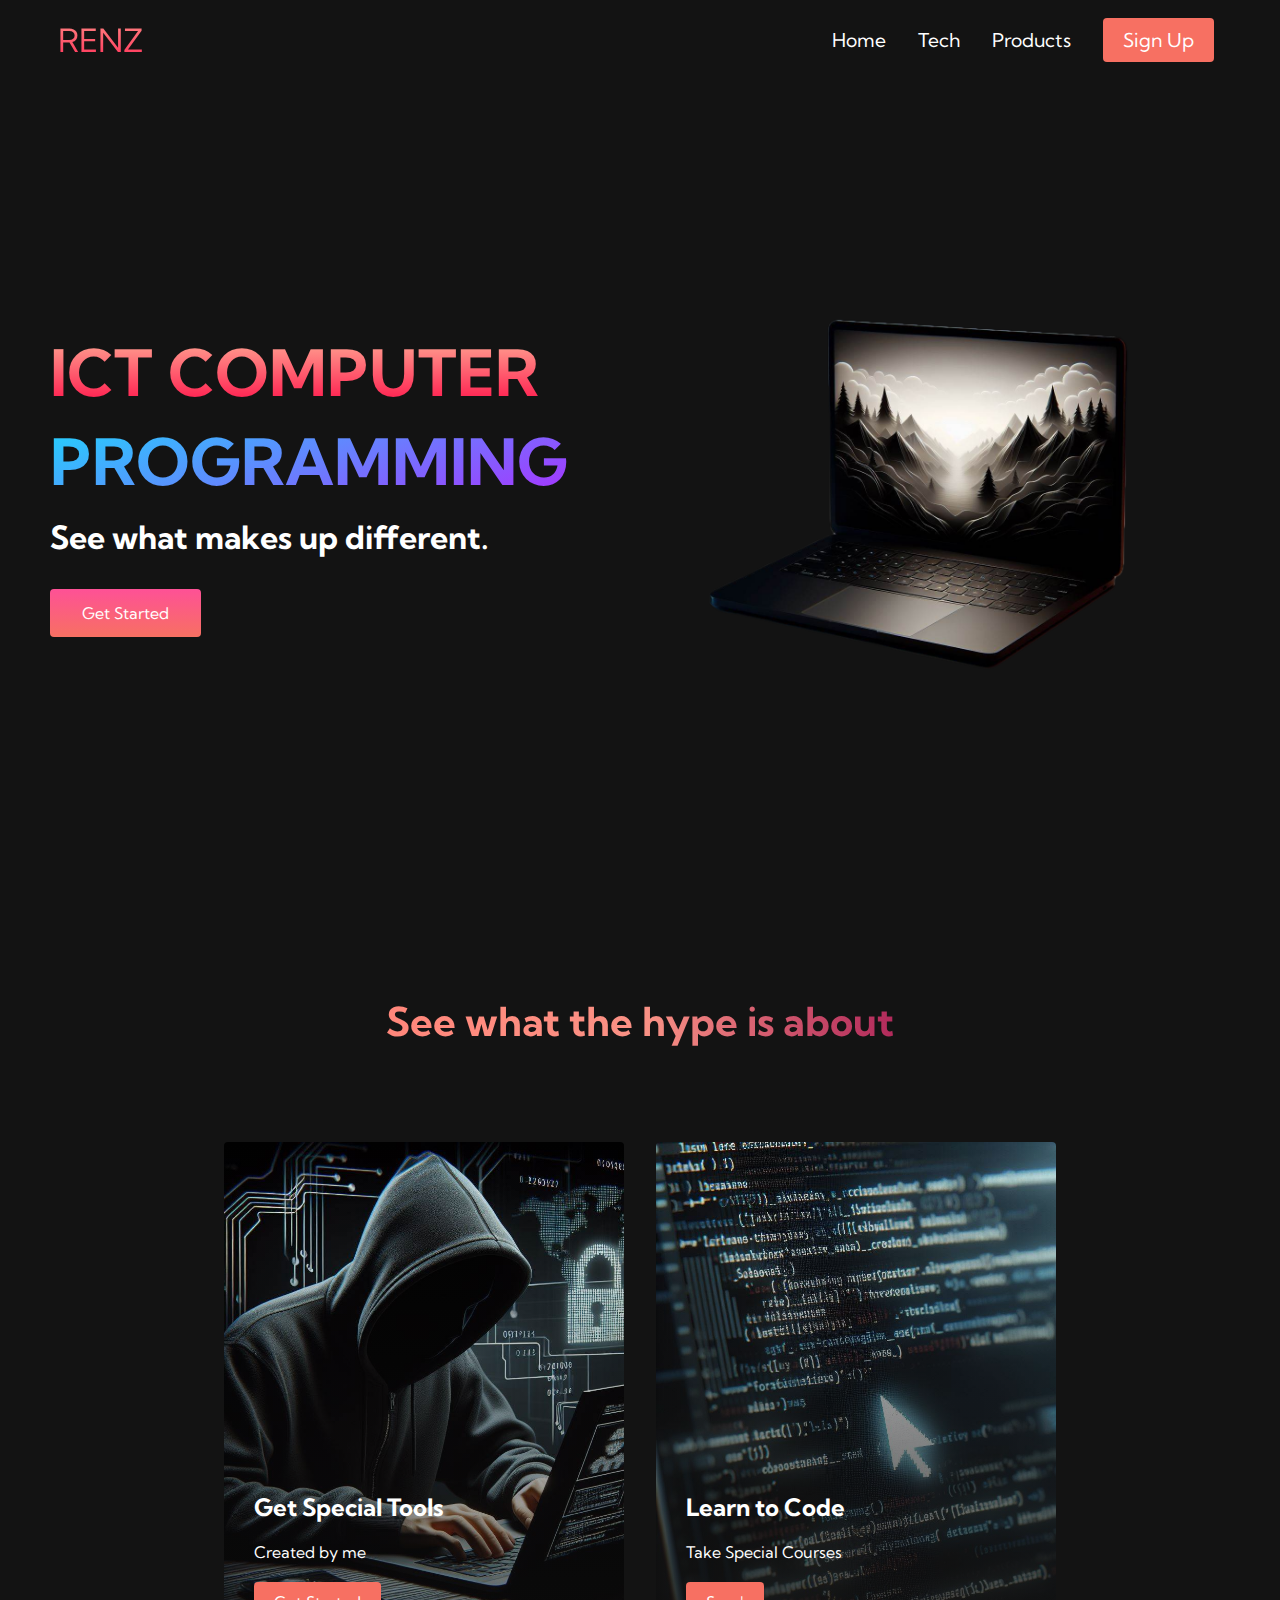
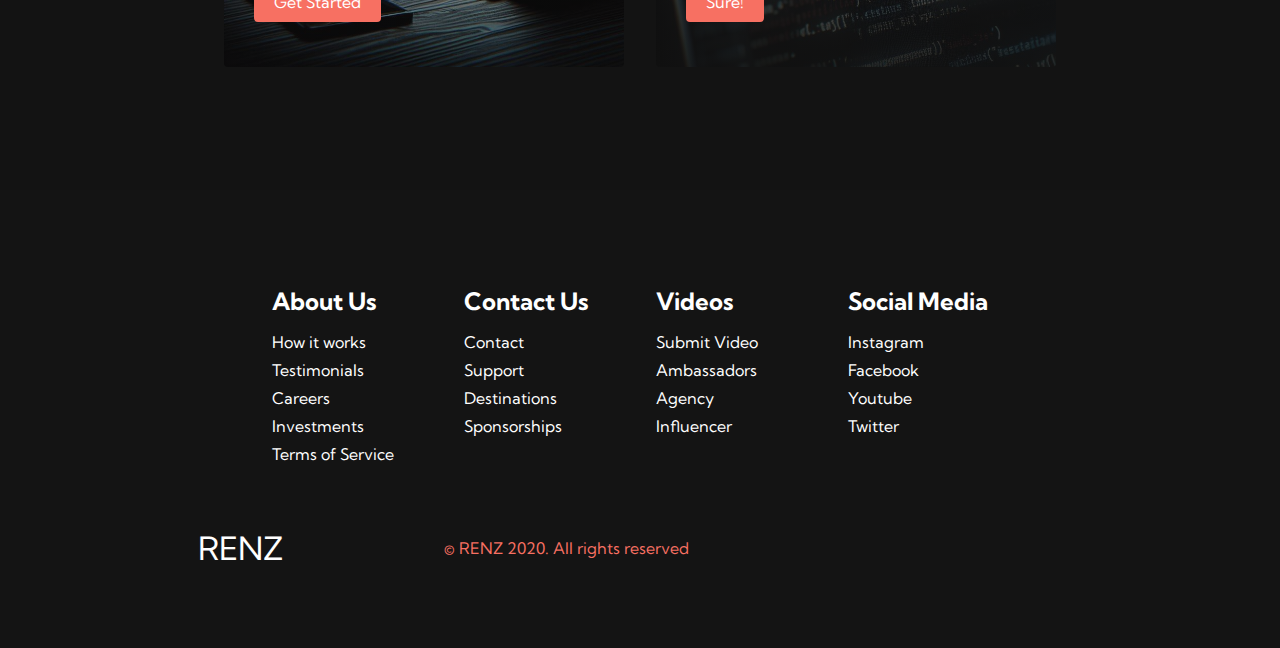
<file: index.html>
<!DOCTYPE html>
<html lang="en">
<head>
  <meta charset="UTF-8" />
  <meta name="viewport" content="width=device-width, initial-scale=1.0" />
  <title>HTML CSS Website</title>
  <link rel="icon" type="image/x-icon" href="images/pic1.svg">
  <link rel="stylesheet" href="styles.css" />
  <link rel="stylesheet" href="https://use.fontawesome.com/releases/v5.14.0/css/all.css"
    integrity="sha384-HzLeBuhoNPvSl5KYnjx0BT+WB0QEEqLprO+NBkkk5gbc67FTaL7XIGa2w1L0Xbgc" crossorigin="anonymous" />
  <link href="https://fonts.googleapis.com/css2?family=Kumbh+Sans:wght@400;700&display=swap" rel="stylesheet" />
</head>

<body>
  <!-- Navbar Section -->
  <nav class="navbar">
    <div class="navbar__container">
      <a href="" id="navbar__logo"><i class="fas fa-gem"></i>RENZ</a>
      <div class="navbar__toggle" id="mobile-menu">
        <span class="bar"></span> <span class="bar"></span>
        <span class="bar"></span>
      </div>
      <ul class="navbar__menu">
        <li class="navbar__item">
          <a href="" class="navbar__links">Home</a>
        </li>
        <li class="navbar__item">
          <a href="tech.html" class="navbar__links">Tech</a>
        </li>
        <li class="navbar__item">
          <a href="" class="navbar__links">Products</a>
        </li>
        <li class="navbar__btn"><a href="" class="button">Sign Up</a></li>
      </ul>
    </div>
  </nav>

  <!-- Hero Section -->
  <div class="main">
    <div class="main__container">
      <div class="main__content">
        <h1>ICT COMPUTER</h1>
        <h2>PROGRAMMING</h2>
        <p>See what makes up different.</p>
        <button class="main__btn"><a href="#">Get Started</a></button>
      </div>
      <div class="main__img--container">
        <img id="main__img" src="images/pic1.png" />
      </div>
    </div>
  </div>

  <!-- Services Section -->
  <div class="services">
    <h1>See what the hype is about</h1>
    <div class="services__container">
      <div class="services__card">
        <h2>Get Special Tools</h2>
        <p>Created by me</p>
        <button>Get Started</button>
      </div>
      <div class="services__card">
        <h2>Learn to Code</h2>
        <p>Take Special Courses</p>
        <button>Sure!</button>
      </div>
    </div>
  </div>

  <!-- Footer Section -->
  <div class="footer__container">
    <div class="footer__links">
      <div class="footer__link--wrapper">
        <div class="footer__link--items">
          <h2>About Us</h2>
          <a href="/sign__up">How it works</a> <a href="">Testimonials</a>
          <a href="">Careers</a> <a href="">Investments</a>
          <a href="">Terms of Service</a>
        </div>
        <div class="footer__link--items">
          <h2>Contact Us</h2>
          <a href="">Contact</a> <a href="">Support</a>
          <a href="">Destinations</a> <a href="">Sponsorships</a>
        </div>
      </div>
      <div class="footer__link--wrapper">
        <div class="footer__link--items">
          <h2>Videos</h2>
          <a href="">Submit Video</a> <a href="">Ambassadors</a>
          <a href="">Agency</a> <a href="">Influencer</a>
        </div>
        <div class="footer__link--items">
          <h2>Social Media</h2>
          <a href="https://www.instagram.com/supslikes/">Instagram</a> <a href="https://www.facebook.com/supslikes/">Facebook</a>
          <a href="https://www.youtube.com/channel/UCvztcvbHTwxvUcGDIBdnRmA">Youtube</a> <a href="https://twitter.com/supslikes">Twitter</a>
        </div>
      </div>
    </div>
    <section class="social__media">
      <div class="social__media--wrap">
        <div class="footer__logo">
          <a href="" id="footer__logo"><i class="fas fa-gem"></i>RENZ</a>
        </div>
        <p class="website__rights">© RENZ 2020. All rights reserved</p>
        <div class="social__icons">
          <a class="social__icon--link" href="https://www.facebook.com/supslikes/" target="_blank" aria-label="Facebook">
            <i class="fab fa-facebook fab"></i>
          </a>
          <a class="social__icon--link" href="https://www.instagram.com/supslikes/" target="_blank" aria-label="Instagram">
            <i class="fab fa-instagram insta"></i>
          </a>
          <a class="social__icon--link" href="https://www.youtube.com/channel/UCvztcvbHTwxvUcGDIBdnRmA"
            target="_blank" aria-label="Youtube">
            <i class="fab fa-youtube youtube"></i>
          </a>
          <a class="social__icon--link" href="https://twitter.com/supslikes" target="_blank" aria-label="Twitter">
            <i class="fab fa-twitter twitter"></i>
          </a>
          <a class="social__icon--link" href="" target="_blank" aria-label="LinkedIn">
            <i class="fab fa-linkedin linkedin"></i>
          </a>
        </div>
      </div>
    </section>
  </div>
  <script src="app.js"></script>
</body>

</html>
</file>
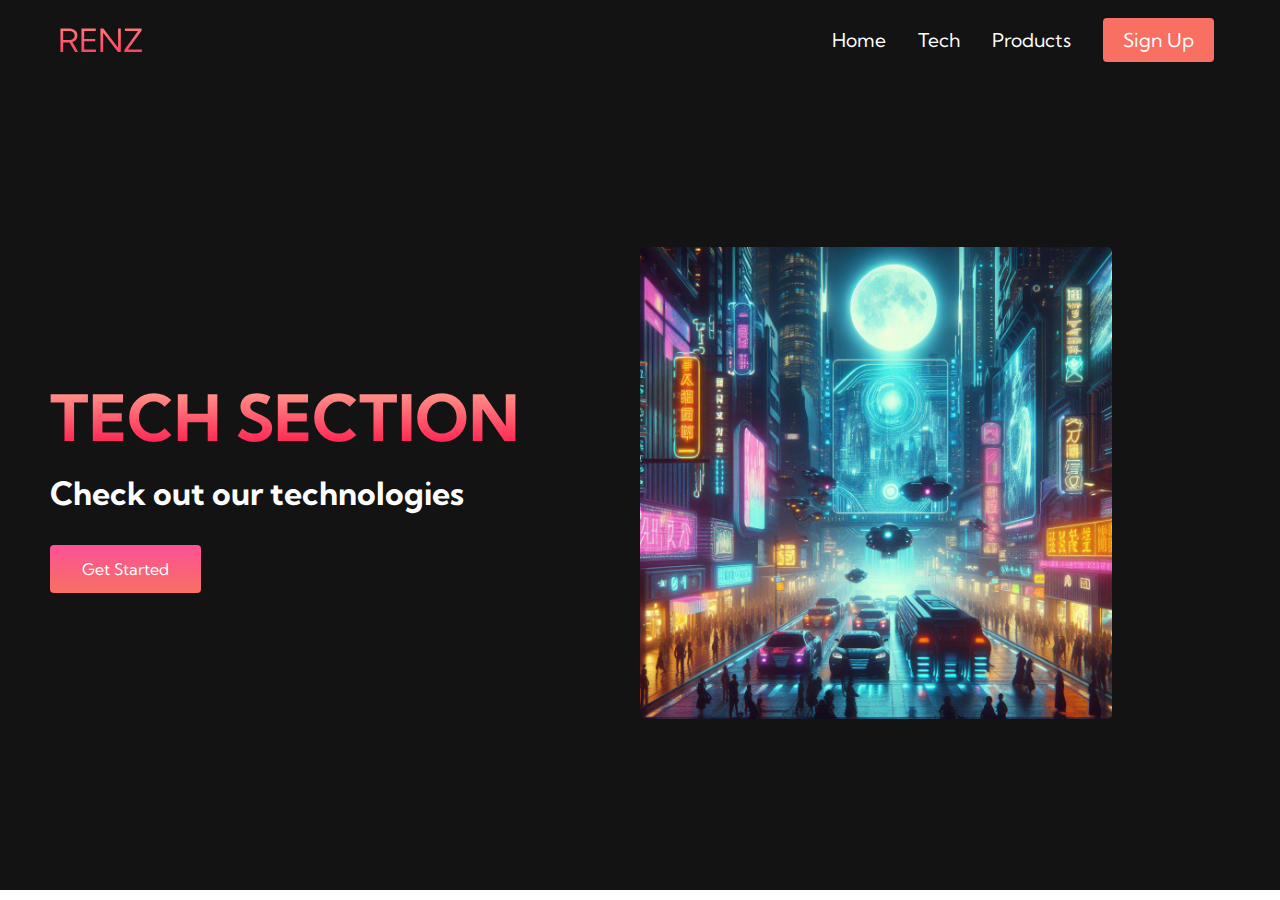
<file: tech.html>
<!DOCTYPE html>
<html lang="en">
  <head>
    <meta charset="UTF-8" />
    <meta name="viewport" content="width=device-width, initial-scale=1.0" />
    <title>HTML CSS Website</title>
    <link rel="stylesheet" href="styles.css" />
    <link
      rel="stylesheet"
      href="https://use.fontawesome.com/releases/v5.14.0/css/all.css"
      integrity="sha384-HzLeBuhoNPvSl5KYnjx0BT+WB0QEEqLprO+NBkkk5gbc67FTaL7XIGa2w1L0Xbgc"
      crossorigin="anonymous"
    />
    <link
      href="https://fonts.googleapis.com/css2?family=Kumbh+Sans:wght@400;700&display=swap"
      rel="stylesheet"
    />
  </head>
  <body>
    <nav class="navbar">
      <div class="navbar__container">
        <a href="" id="navbar__logo"><i class="fas fa-gem"></i>RENZ</a>
        <div class="navbar__toggle" id="mobile-menu">
          <span class="bar"></span> <span class="bar"></span>
          <span class="bar"></span>
        </div>
        <ul class="navbar__menu">
          <li class="navbar__item">
            <a href="index.html" class="navbar__links">Home</a>
          </li>
          <li class="navbar__item">
            <a href="" class="navbar__links">Tech</a>
          </li>
          <li class="navbar__item">
            <a href="" class="navbar__links">Products</a>
          </li>
          <li class="navbar__btn">
            <a href="" class="button">Sign Up</a>
          </li>
        </ul>
      </div>
    </nav>
    <div class="main">
      <div class="main__container">
        <div class="main__content">
          <h1>TECH SECTION</h1>
          <p>Check out our technologies</p>
          <button class="main__btn"><a href="#">Get Started</a></button>
        </div>
        <div class="main__img-container">
          <img id="main__img" src="images/111.jpeg" />
        </div>
      </div>
    </div>

    <script src="app.js"></script>
  </body>
</html>
</file>
<file: styles.css>
* {
  box-sizing: border-box;
  margin: 0;
  padding: 0;
  font-family: 'Kumbh Sans', sans-serif;
}

.navbar {
  background: #131313;
  height: 80px;
  display: flex;
  justify-content: center;
  align-items: center;
  font-size: 1.2rem;
  position: sticky;
  top: 0;
  z-index: 999;
}

.navbar__container {
  display: flex;
  justify-content: space-between;
  height: 80px;
  z-index: 1;
  width: 100%;
  max-width: 1300px;
  margin-right: auto;
  margin-left: auto;
  padding-right: 50px;
  padding-left: 50px;
}

#navbar__logo {
  background-color: #ff8177;
  background-image: linear-gradient(to top, #ff0844 0%, #ffb199 100%);
  background-size: 100%;
  -webkit-background-clip: text;
  -moz-background-clip: text;
  -webkit-text-fill-color: transparent;
  -moz-text-fill-color: transparent;
  display: flex;
  align-items: center;
  cursor: pointer;
  text-decoration: none;
  font-size: 2rem;
}

.fa-gem {
  margin-right: 0.5rem;
}

.navbar__menu {
  display: flex;
  align-items: center;
  list-style: none;
  text-align: center;
}

.navbar__item {
  height: 80px;
}

.navbar__links {
  color: #fff;
  display: flex;
  align-items: center;
  justify-content: center;
  text-decoration: none;
  padding: 0 1rem;
  height: 100%;
}

.navbar__btn {
  display: flex;
  justify-content: center;
  align-items: center;
  padding: 0 1rem;
  width: 100%;
}

.button {
  display: flex;
  justify-content: center;
  align-items: center;
  text-decoration: none;
  padding: 10px 20px;
  height: 100%;
  width: 100%;
  border: none;
  outline: none;
  border-radius: 4px;
  background: #f77062;
  color: #fff;
}

.button:hover {
  background: #4837ff;
  transition: all 0.3s ease;
}

.navbar__links:hover {
  color: #f77062;
  transition: all 0.3s ease;
}

@media screen and (max-width: 960px) {
  .navbar__container {
    display: flex;
    justify-content: space-between;
    height: 80px;
    z-index: 1;
    width: 100%;
    max-width: 1300px;
    padding: 0;
  }

  .navbar__menu {
    display: grid;
    grid-template-columns: auto;
    margin: 0;
    width: 100%;
    position: absolute;
    top: -1000px;
    opacity: 1;
    transition: all 0.5s ease;
    height: 50vh;
    z-index: -1;
  }

  .navbar__menu.active {
    background: #131313;
    top: 100%;
    opacity: 1;
    transition: all 0.5s ease;
    z-index: 99;
    height: 50vh;
    font-size: 1.6rem;
  }

  #navbar__logo {
    padding-left: 25px;
  }

  .navbar__toggle .bar {
    width: 25px;
    height: 3px;
    margin: 5px auto;
    transition: all 0.3s ease-in-out;
    background: #fff;
  }

  .navbar__item {
    width: 100%;
  }

  .navbar__links {
    text-align: center;
    padding: 2rem;
    width: 100%;
    display: table;
  }

  .navbar__btn {
    padding-bottom: 2rem;
  }

  .button {
    display: flex;
    justify-content: center;
    align-items: center;
    width: 80%;
    height: 80px;
    margin: 0;
  }

  #mobile-menu {
    position: absolute;
    top: 20%;
    right: 5%;
    transform: translate(5%, 20%);
  }

  .navbar__toggle .bar {
    display: block;
    cursor: pointer;
  }

  #mobile-menu.is-active .bar:nth-child(2) {
    opacity: 0;
  }

  #mobile-menu.is-active .bar:nth-child(1) {
    transform: translateY(8px) rotate(45deg);
  }

  #mobile-menu.is-active .bar:nth-child(3) {
    transform: translateY(-8px) rotate(-45deg);
  }
}

/* Main Content CSS */
.main {
  background-color: #141414;
}

.main__container {
  display: grid;
  grid-template-columns: 1fr 1fr;
  align-items: center;
  justify-self: center;
  margin: 0 auto;
  height: 90vh;
  background-color: #131313;
  z-index: 1;
  width: 100%;
  max-width: 1300px;
  padding-right: 50px;
  padding-left: 50px;
}

.main__content {
  color: #fff;
  width: 100%;
}

.main__content h1 {
  font-size: 4rem;
  background-color: #ff8177;
  background-image: linear-gradient(to top, #ff0844 0%, #ffb199 100%);
  background-size: 100%;
  -webkit-background-clip: text;
  -moz-background-clip: text;
  -webkit-text-fill-color: transparent;
  -moz-text-fill-color: transparent;
}

.main__content h2 {
  font-size: 4rem;
  margin-top: 10px;
  background-color: #ff8177;
  background-image: linear-gradient(-20deg, #b721ff 0%, #21d4fd 100%);
  background-size: 100%;
  -webkit-background-clip: text;
  -moz-background-clip: text;
  -webkit-text-fill-color: transparent;
  -moz-text-fill-color: transparent;
}

.main__content p {
  margin-top: 1rem;
  font-size: 2rem;
  font-weight: 700;
}

.main__btn {
  font-size: 1rem;
  background-image: linear-gradient(to top, #f77062 0%, #fe5196 100%);
  padding: 14px 32px;
  border: none;
  border-radius: 4px;
  color: #fff;
  margin-top: 2rem;
  cursor: pointer;
  position: relative;
  transition: all 0.35s;
  outline: none;
}

.main__btn a {
  position: relative;
  z-index: 2;
  color: #fff;
  text-decoration: none;
}

.main__btn:after {
  position: absolute;
  content: '';
  top: 0;
  left: 0;
  width: 0;
  height: 100%;
  background: #4837ff;
  transition: all 0.35s;
  border-radius: 4px;
}

.main__btn:hover {
  color: #fff;
}

.main__btn:hover:after {
  width: 100%;
}

.main__img--container {
  text-align: center;
}

#main__img {
  height: 80%;
  width: 80%;
  border-radius: 5px;
}

/* Mobile Responsive */
@media screen and (max-width: 768px) {
  .main__container {
    display: grid;
    grid-template-columns: auto;
    align-items: center;
    justify-self: center;
    width: 100%;
    margin: 0 auto;
    height: 90vh;
  }

  .main__content {
    text-align: center;
    margin-bottom: 4rem;
  }

  .main__content h1 {
    font-size: 2.5rem;
    margin-top: 2rem;
  }

  .main__content h2 {
    font-size: 3rem;
  }

  .main__content p {
    margin-top: 1rem;
    font-size: 1.5rem;
  }
}

@media screen and (max-width: 480px) {
  .main__content h1 {
    font-size: 2rem;
    margin-top: 3rem;
  }

  .main__content h2 {
    font-size: 2rem;
  }

  .main__content p {
    margin-top: 2rem;
    font-size: 1.5rem;
  }

  .main__btn {
    padding: 12px 36px;
    margin: 2.5rem 0;
  }
}

/* Services Section */
.services {
  background: #131313;
  display: flex;
  flex-direction: column;
  justify-content: center;
  align-items: center;
  height: 100vh;
}

.services h1 {
  background-color: #ff8177;
  background-image: linear-gradient(
    to right,
    #ff8177 0%,
    #ff867a 0%,
    #ff8c7f 21%,
    #f99185 52%,
    #cf556c 78%,
    #b12a5b 100%
  );
  background-size: 100%;
  -webkit-background-clip: text;
  -moz-background-clip: text;
  -webkit-text-fill-color: transparent;
  -moz-text-fill-color: transparent;
  margin-bottom: 5rem;
  font-size: 2.5rem;
}

.services__container {
  display: flex;
  justify-content: center;
  flex-wrap: wrap;
}

.services__card {
  margin: 1rem;
  height: 525px;
  width: 400px;
  border-radius: 4px;
  background-image: linear-gradient(
      to bottom,
      rgba(0, 0, 0, 0) 0%,
      rgba(17, 17, 17, 0.6) 100%
    ),
    url('images/pic2.jpeg');
  background-size: cover;
  position: relative;
  color: #fff;
}

.services__card:before {
  opacity: 0.2;
}

.services__card:nth-child(2) {
  background-image: linear-gradient(
      to bottom,
      rgba(0, 0, 0, 0) 0%,
      rgba(17, 17, 17, 0.9) 100%
    ),
    url('images/pic3.jpeg');
}

.services__card h2 {
  position: absolute;
  top: 350px;
  left: 30px;
}

.services__card p {
  position: absolute;
  top: 400px;
  left: 30px;
}

.services__card button {
  color: #fff;
  padding: 10px 20px;
  border: none;
  outline: none;
  border-radius: 4px;
  background: #f77062;
  position: absolute;
  top: 440px;
  left: 30px;
  font-size: 1rem;
}

.services__card button:hover {
  cursor: pointer;
}

.services__card:hover {
  transform: scale(1.075);
  transition: 0.2s ease-in;
  cursor: pointer;
}

@media screen and (max-width: 960px) {
  .services {
    height: 1600px;
  }

  .services h1 {
    font-size: 2rem;
    margin-top: 12rem;
  }
}

@media screen and (max-width: 480px) {
  .services {
    height: 1400px;
  }

  .services h1 {
    font-size: 1.2rem;
  }

  .services__card {
    width: 300px;
  }
}

/* Footer CSS */
.footer__container {
  background-color: #141414;
  padding: 5rem 0;
  display: flex;
  flex-direction: column;
  justify-content: center;
  align-items: center;
}

#footer__logo {
  color: #fff;
  display: flex;
  align-items: center;
  cursor: pointer;
  text-decoration: none;
  font-size: 2rem;
}
#footer__logo:hover{
  color: #f77062;
  transition: 0.3s ease-out;
}

.footer__links {
  width: 100%;
  max-width: 1000px;
  display: flex;
  justify-content: center;
}

.footer__link--wrapper {
  display: flex;
}

.footer__link--items {
  display: flex;
  flex-direction: column;
  align-items: flex-start;
  margin: 16px;
  text-align: left;
  width: 160px;
  box-sizing: border-box;
}

.footer__link--items h2 {
  margin-bottom: 16px;
}

.footer__link--items > h2 {
  color: #fff;
}

.footer__link--items a {
  color: #fff;
  text-decoration: none;
  margin-bottom: 0.5rem;
}

.footer__link--items a:hover {
  color: #4837ff;
  transition: 0.3s ease-out;
}

/* Social Icons */
.social__icon--link {
  color: #fff;
  font-size: 24px;
}

.social__media {
  max-width: 1000px;
  width: 100%;
}

.social__media--wrap {
  display: flex;
  justify-content: space-between;
  align-items: center;
  width: 90%;
  max-width: 1000px;
  margin: 40px auto 0 auto;
}

.social__icons {
  display: flex;
  justify-content: space-between;
  align-items: center;
  width: 240px;
}

.social__logo {
  color: #fff;
  justify-self: start;
  margin-left: 20px;
  cursor: pointer;
  text-decoration: none;
  font-size: 2rem;
  display: flex;
  align-items: center;
  margin-bottom: 16px;
}
/* ------social media hover effect----------- */
.fab:hover{
  background: #4267B2;
  transition: 0.3s ease-out;
}
.insta:hover{
  background-color: #8a3ab9;
  transition: 0.3s ease-out;
}
.twitter:hover{
  background-color: #00acee;
  transition: 0.3s ease-out;
}
.linkedin:hover{
  background-color: #0077b5;
  transition: 0.3s ease-out;
}
.youtube:hover{
  background-color: 	#FF0000;
  transition: 0.3s ease-out;
}

.website__rights {
  color: #f77062;
}

@media screen and (max-width: 820px) {
  .footer__links {
    padding-top: 2rem;
  }

  #footer__logo {
    margin-bottom: 2rem;
  }

  .website__rights {
    margin-bottom: 2rem;
  }

  .footer__link--wrapper {
    flex-direction: column;
  }

  .social__media--wrap {
    flex-direction: column;
  }
}

@media screen and (max-width: 480px) {
  .footer__link--items {
    margin: 0;
    padding: 10px;
    width: 100%;
  }
}
</file>
